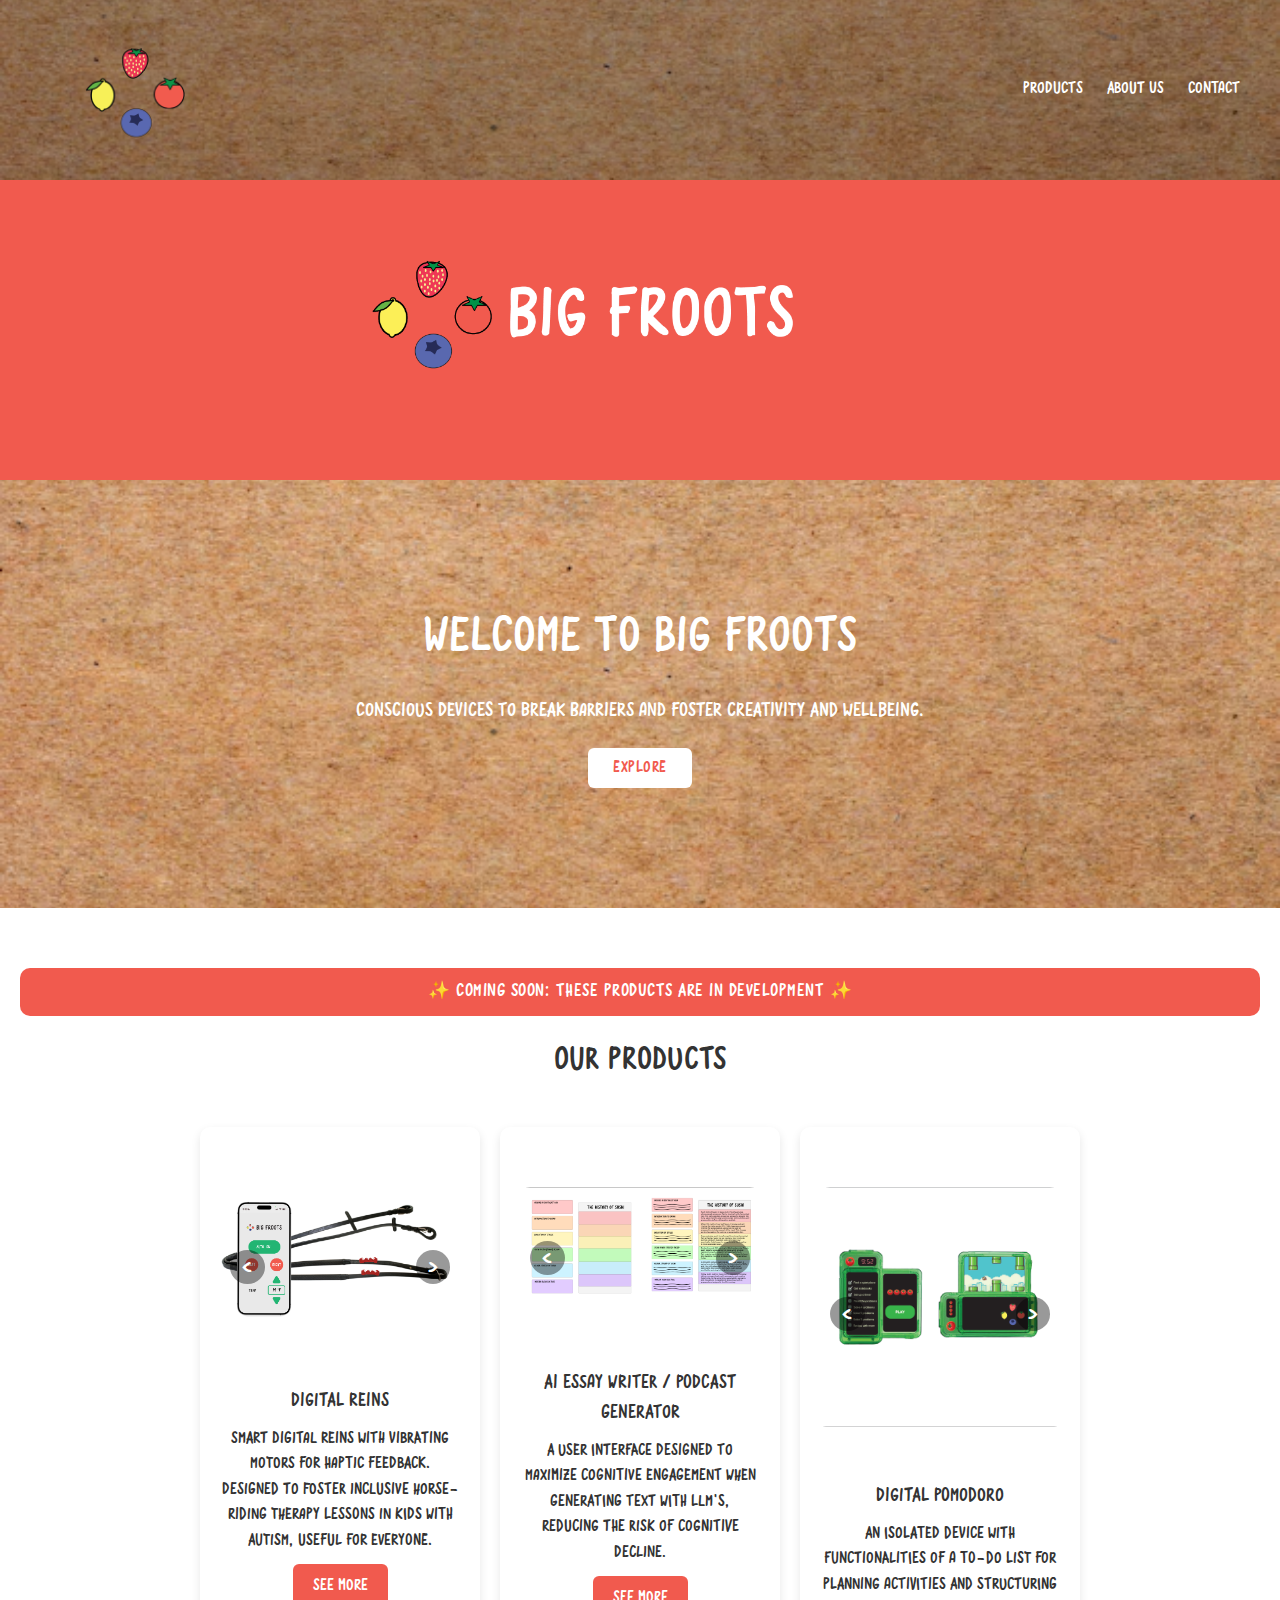
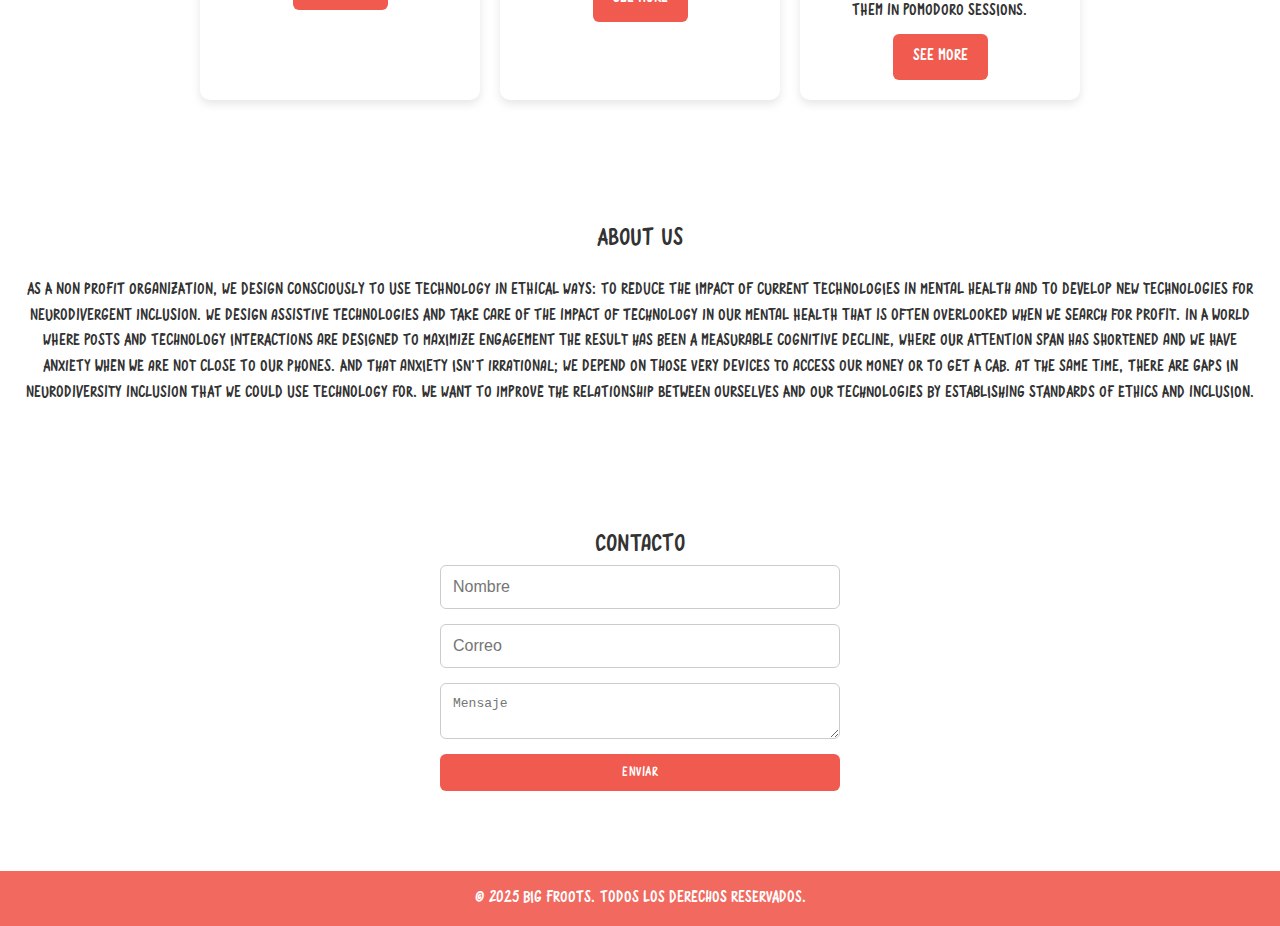
<file: index.html>
<!DOCTYPE html>
<html lang="es">
<head>
  <meta charset="UTF-8">
  <meta name="viewport" content="width=device-width, initial-scale=1.0">
  <title>Big Froots - Juguetes Digitales</title>
  <link rel="stylesheet" href="style.css">
</head>
<body>
  <!-- Navbar -->
  <header class="navbar">
    <img src="assets/logo-fruta.png" alt="Big Froots Logo" class="logo">
    <nav>
      <a href="#productos">Products</a>
      <a href="#nosotros">About Us</a>
      <a href="#contacto">Contact</a>
    </nav>
  </header>
<!-- Banner superior solo con logo -->
<section class="logo-banner">
    <img src="assets/logo-80.png" alt="Big Froots Logo">
  </section>
  
  <!-- Hero -->
  <section class="hero">
    <h1>Welcome to Big Froots</h1>
    <p> Conscious devices to break barriers and foster creativity and wellbeing.</p>
    <button onclick="scrollToSection('productos')">Explore</button>
  </section>

  <!-- Productos -->
  <section id="productos" class="productos">
    <div class="proximamente-bar">
        <p>✨ Coming soon: These products are in development ✨</p>
    </div>
    <h2>Our Products</h2>
    <div class="grid">
        <div class="card">
            <div class="carousel">
              <img src="assets/smart-reins-1.png" alt="Producto 1" class="active">
              <img src="assets/reins-opacity.png" alt="Producto 1 - Vista 2" class="active">
              <img src="assets/reins-screen-horse.png" alt="Producto 1 - Vista 3" class="active">
              <button class="prev">‹</button>
              <button class="next">›</button>
            </div>
            <h3>Digital reins</h3>
            <p>Smart digital reins with vibrating motors for haptic feedback. Designed to foster inclusive horse-riding therapy lessons in kids with autism, useful for everyone. </p>
            <a href="producto1.html" class="btn">See more</a>
          </div>
          
          <div class="card">
            <div class="carousel">
              <img src="assets/history-of-sushi.png" alt="Producto 2" class="active">
              <img src="assets/history-of-sushi-2.png" alt="Producto 2 - Vista 2" class="active">
              <img src="assets/screenshot-essay-writer.png" alt="Producto 2 - Vista 3" class="active">
              <button class="prev">‹</button>
              <button class="next">›</button>
            </div>
            <h3>AI Essay Writer / Podcast Generator</h3>
            <p>A user interface designed to maximize cognitive engagement when generating text with LLM's, reducing the risk of cognitive decline.</p>
            <a href="producto2.html" class="btn">See more</a>
          </div>
          
          <div class="card">
            <div class="carousel">
              <img src="assets/pomodoro.png" alt="Producto 3" class="active">
              <img src="assets/pomodoro-closeup.png" alt="Producto 3 - Vista 2" class="active">
              <button class="prev">‹</button>
              <button class="next">›</button>
            </div>
            <h3>Digital Pomodoro</h3>
            <p>An isolated device with functionalities of a to-do list for planning activities and structuring them in pomodoro sessions.</p>
            <a href="producto3.html" class="btn">See more</a>
          </div>
          
    </div>
  </section>
  

  <!-- Nosotros -->
  <section id="nosotros" class="nosotros">
    <h2>About us</h2>
    <p>As a non profit organization, we design consciously to use technology in ethical ways: to reduce the impact of current technologies in mental health and to develop new technologies for neurodivergent inclusion. 
        We design assistive technologies and take care of the impact of technology in our mental health that is often overlooked when we search for profit. 
        In a world where posts and technology interactions are designed to maximize engagement the result has been a measurable cognitive decline, where our attention span has shortened and we have anxiety when we are not close to our phones. And that anxiety isn’t irrational; we depend on those very devices to access our money or to get a cab. 
        At the same time, there are gaps in neurodiversity inclusion that we could use technology for.
        We want to improve the relationship between ourselves and our technologies by establishing standards of ethics and inclusion.</p>
  </section>

  <!-- Contacto -->
  <section id="contacto" class="contacto">
    <h2>Contacto</h2>
    <form>
      <input type="text" placeholder="Nombre" required>
      <input type="email" placeholder="Correo" required>
      <textarea placeholder="Mensaje" required></textarea>
      <button type="submit">Enviar</button>
    </form>
  </section>

  <!-- Footer -->
  <footer>
    <p>© 2025 Big Froots. Todos los derechos reservados.</p>
  </footer>

  <script src="script.js"></script>
</body>
</html>
</file>
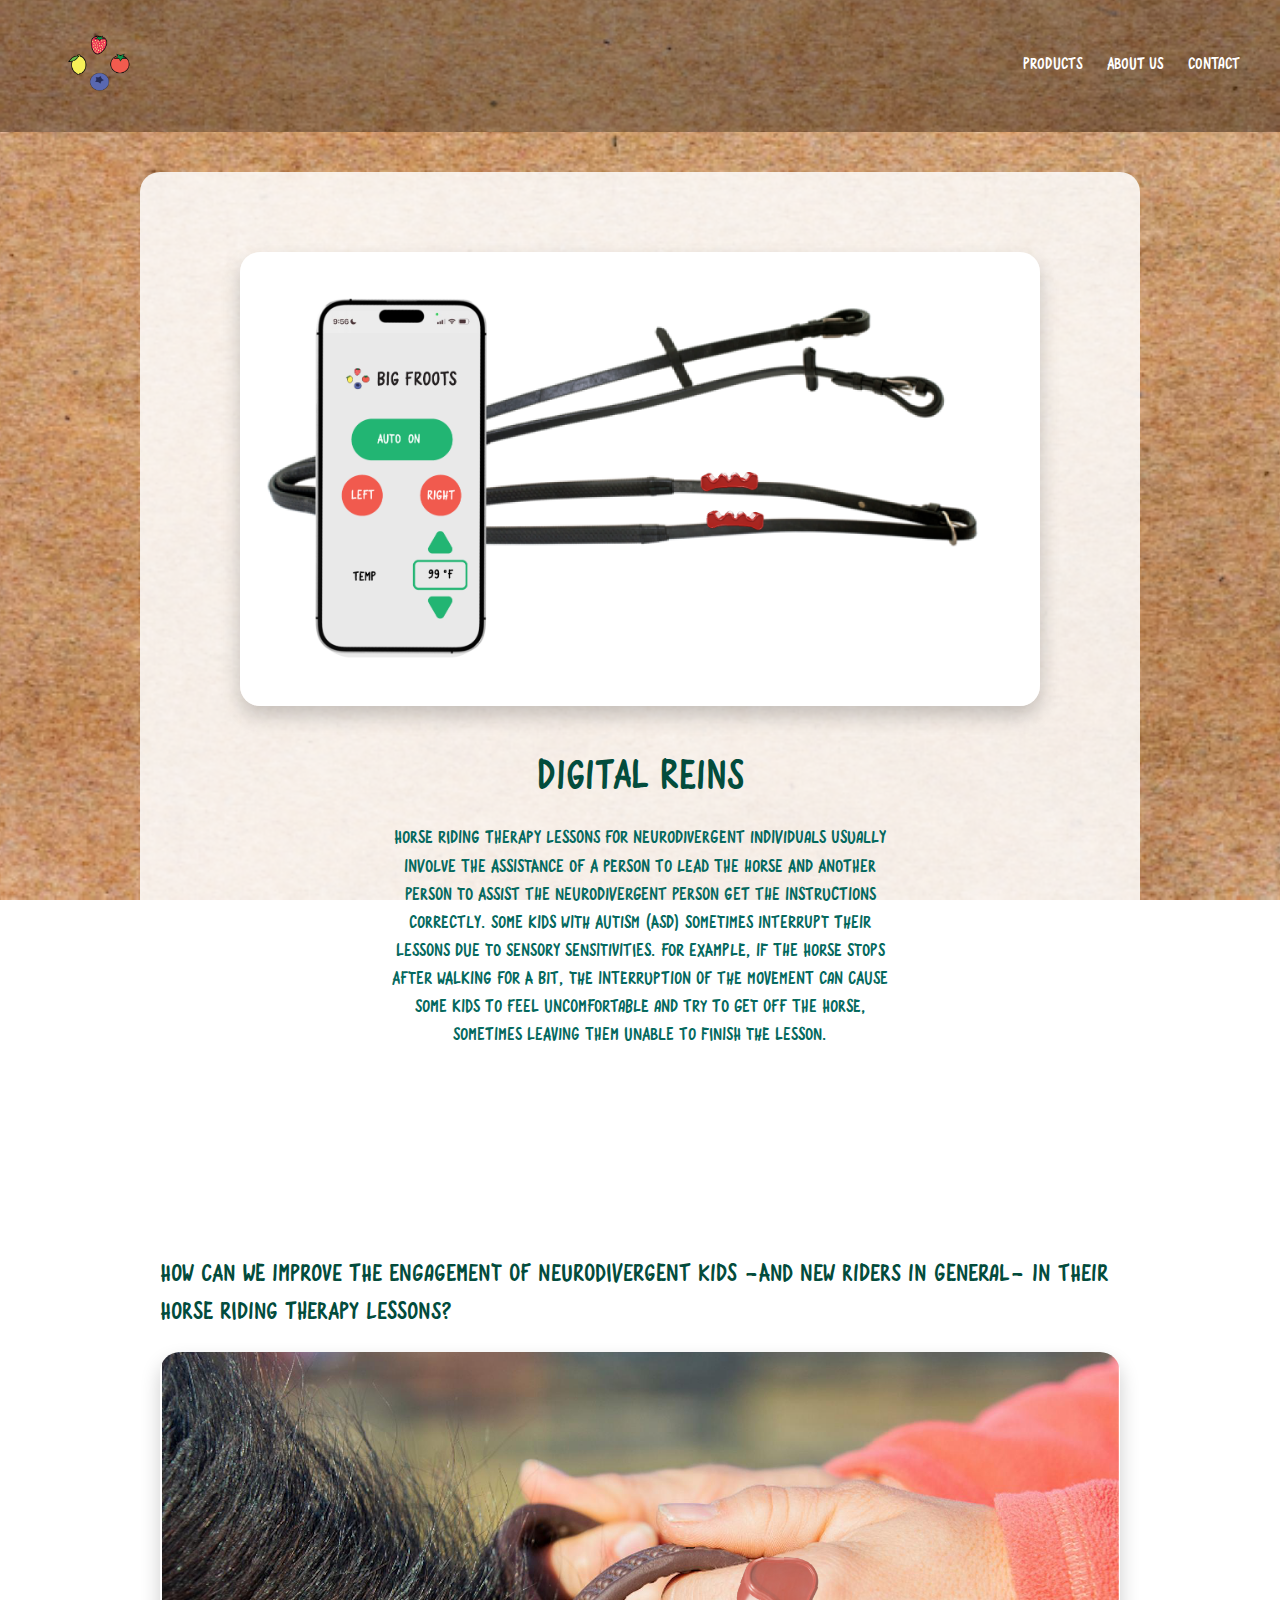
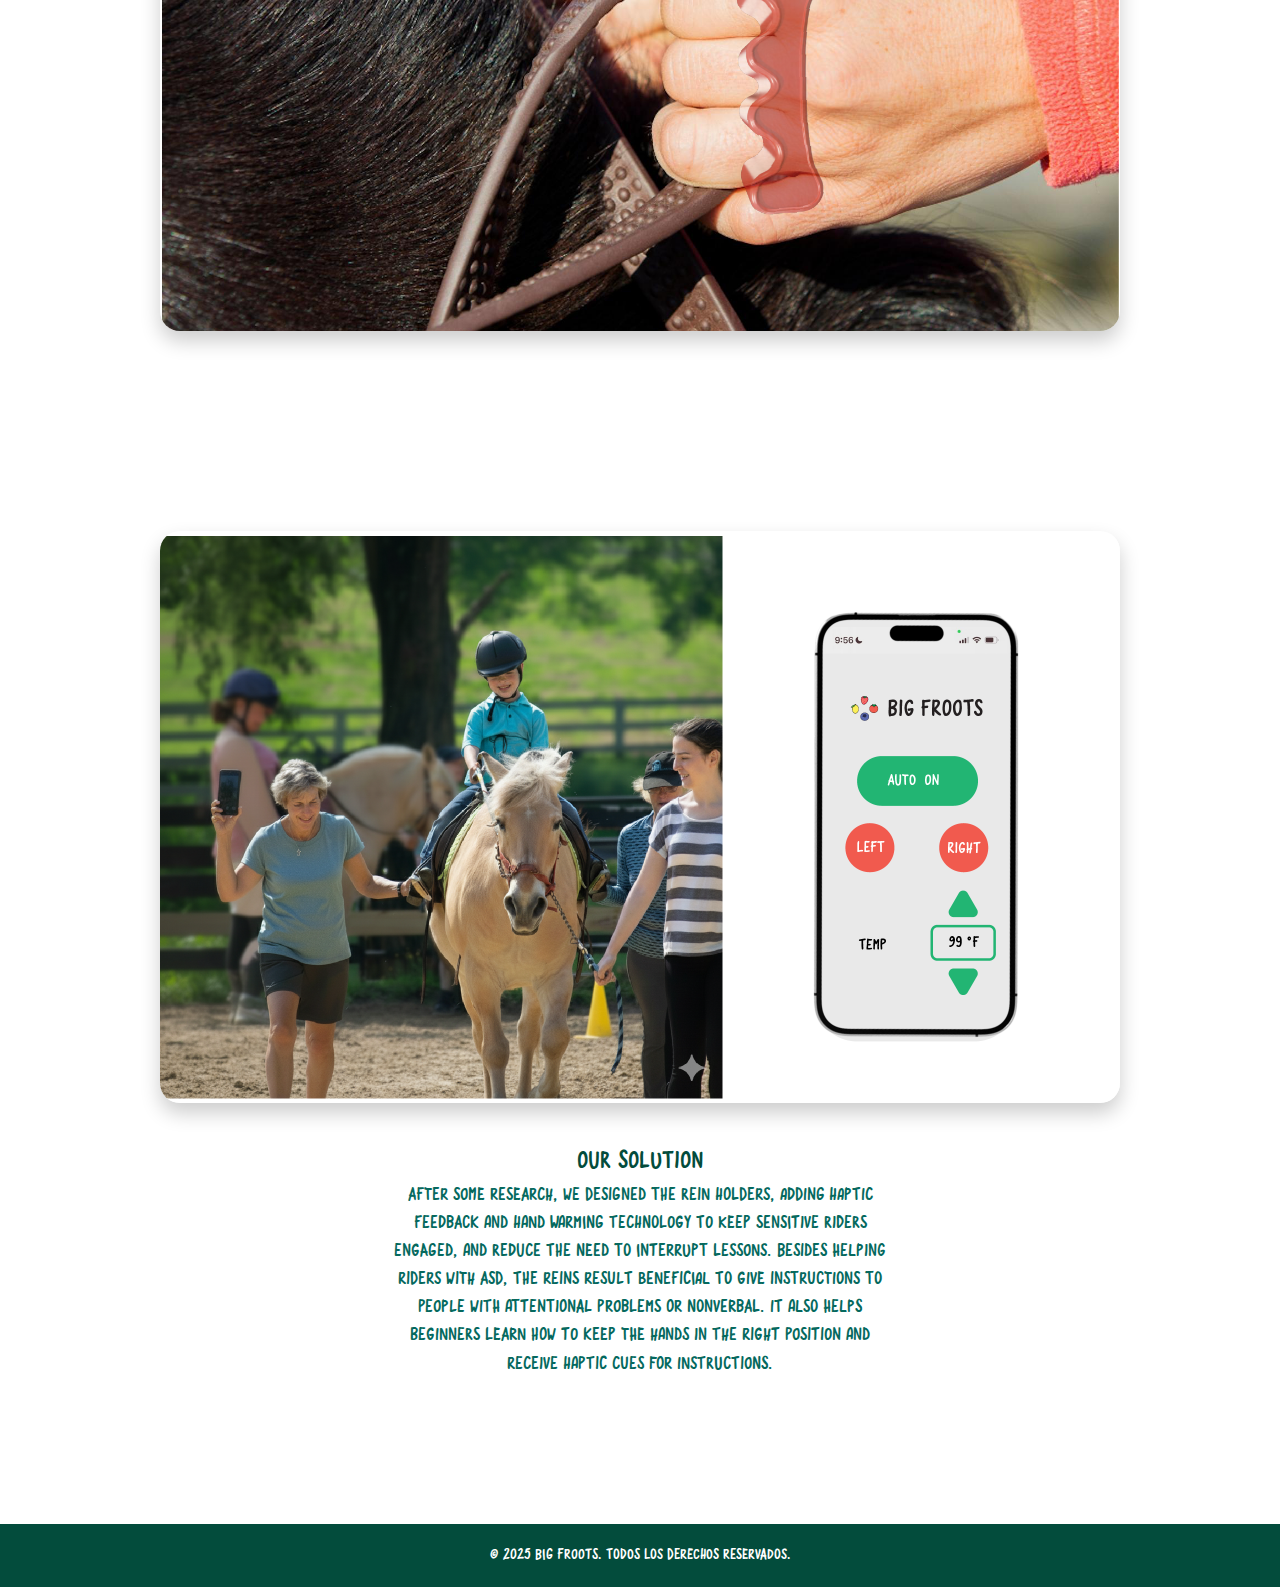
<file: producto1.html>
<!DOCTYPE html>
<html lang="es">
<head>
  <meta charset="UTF-8">
  <meta name="viewport" content="width=device-width, initial-scale=1.0">
  <title>Digital Reins</title>
  <link rel="stylesheet" href="style.css">
  <style>
    /* Registrar la fuente */
    @font-face {
      font-family: 'QuadernoBold';
      src: url("assets/quaderno_bold.otf") format("opentype");
      font-weight: normal;
      font-style: normal;
    }

    /* General reset */
    * {
      margin: 0;
      padding: 0;
      box-sizing: border-box;
    }

    body {
      background: url("assets/background.jpg") no-repeat center center fixed;
      background-size: cover;
      color: #034c3c;
      line-height: 1.6;
      font-family: 'QuadernoBold', Arial, sans-serif; /* fuente aplicada */
    }

    /* Navbar (igual que index.html) */
    .navbar {
      display: flex;
      justify-content: space-between;
      align-items: center;
      padding: 15px 40px;
      background: url("assets/background.jpg") no-repeat center center;
      background-size: cover;
      position: sticky;
      top: 0;
      z-index: 1000;
    }

    .navbar::before {
      content: "";
      position: absolute;
      inset: 0;
      background-color: rgba(0,0,0,0.3);
      z-index: 0;
    }

    .navbar img,
    .navbar nav,
    .navbar nav a {
      position: relative;
      z-index: 1;
      color: white;
    }

    .navbar .logo {
      width: 120px;
      height: auto; 
      transition: transform 0.3s;
    }

    .navbar .logo:hover {
      transform: scale(1.1);
    }

    nav a {
      margin-left: 25px;
      text-decoration: none;
      color: #fff;
      font-weight: 600;
      transition: color 0.3s;
    }

    nav a:hover {
      color: #fcd34d;
    }

    /* Hero Producto */
    .hero-producto {
      display: flex;
      flex-wrap: wrap;
      align-items: center;
      justify-content: center;
      padding: 60px 20px;
      background: rgba(255,255,255,0.85);
      border-radius: 20px;
      margin: 40px auto;
      max-width: 1000px;
    }

    .hero-producto .froot-image {
    max-width: 800px; /* antes 400px */
    width: 100%;
    border-radius: 20px;
    margin: 20px;
    box-shadow: 0 10px 20px rgba(0,0,0,0.2);
    }

    .hero-producto img {
      max-width: 600px;
      max-width: 100%;
      height: auto;
      width: 100%;
      border-radius: 20px;
      margin: 20px;
      box-shadow: 0 10px 20px rgba(0,0,0,0.2);
    }

    .hero-producto div {
      max-width: 500px;
      margin: 20px;
      text-align: center;
    }

    .hero-producto h1 {
      font-size: 2.5rem;
      margin-bottom: 15px;
      color: #034c3c;
      font-family: 'QuadernoBold', Arial, sans-serif; /* fuente aplicada */
    }

    .hero-producto p {
      font-size: 1.1rem;
      margin-bottom: 25px;
      color: #05695e;
    }

    .hero-producto button {
      padding: 15px 30px;
      font-size: 1rem;
      border: none;
      border-radius: 50px;
      background-color: #02a488;
      color: #fff;
      cursor: pointer;
      transition: background-color 0.3s, transform 0.2s;
      font-family: 'QuadernoBold', Arial, sans-serif; /* fuente en botón */
    }

    .hero-producto button:hover {
      background-color: #045c3f;
      transform: scale(1.05);
    }

    /* Features */
    .features {
      padding: 60px 20px;
      text-align: center;
      background: rgba(255,255,255,0.85);
      border-radius: 20px;
      max-width: 900px;
      margin: 40px auto;
    }

    .features h2 {
      font-size: 2rem;
      margin-bottom: 30px;
      color: #034c3c;
      font-family: 'QuadernoBold', Arial, sans-serif; /* fuente aplicada */
    }

    .features ul {
      list-style: none;
    }

    .features li {
      font-size: 1.2rem;
      margin-bottom: 15px;
      padding-left: 25px;
      position: relative;
      text-align: left;
    }

    .features li::before {
      content: "✔";
      position: absolute;
      left: 0;
      color: #02a488;
      font-weight: bold;
    }

    /* Imagen destacada entre producto y características */
.imagen-destacada {
  display: flex;
  justify-content: center;
  align-items: center;
  background: rgba(255, 255, 255, 0.85);
  border-radius: 20px;
  margin: 40px auto;
  max-width: 900px;
  padding: 40px;
}

.imagen-destacada img {
  max-width: 100%;
  height: auto;
  border-radius: 15px;
}


    /* Footer */
    footer {
      padding: 20px;
      text-align: center;
      background-color: #034c3c;
      color: #fff;
      font-size: 0.9rem;
      margin-top: 40px;
      font-family: 'QuadernoBold', Arial, sans-serif;
    }

    @media(max-width:768px){
      .hero-producto {
        flex-direction: column;
      }
    }
  </style>
</head>
<body>

  <!-- Navbar -->
  <header class="navbar">
    <a href="index.html"><img src="assets/logo-fruta.png" alt="Big Froots Logo" class="logo"></a>
    <nav>
      <a href="index.html#productos">Products</a>
      <a href="index.html#nosotros">About Us</a>
      <a href="index.html#contacto">Contact</a>
    </nav>
  </header>

<!-- Hero Producto -->
<section class="hero-producto">
    <img src="assets/smart-reins-1.png" alt="Froot Clock" class="froot-image">
    <div>
      <h1>Digital Reins</h1>
      <p>Horse riding therapy lessons for neurodivergent individuals usually involve the assistance of a person to lead the horse and another person to assist the neurodivergent person get the instructions correctly. Some kids with autism (ASD) sometimes interrupt their lessons due to sensory sensitivities. For example, if the horse stops after walking for a bit, the interruption of the movement can cause some kids to feel uncomfortable and try to get off the horse, sometimes leaving them unable to finish the lesson. </p>
    </div>
  </section>
  
  <!-- Nueva sección con reins-opacity -->
  <section class="hero-producto">
    <h2>How can we improve the engagement of neurodivergent kids –and new riders in general–  in their horse riding therapy lessons? </h2>
    <img src="assets/reins-opacity.png" alt="Reins Opacity">
  </section>

  <section class="hero-producto">
    <img src="assets/reins-screen-horse.png" alt="Reins Opacity">
    <div><h2>Our solution</h2>
      <p>After some research, we designed the rein holders, adding haptic feedback and hand warming technology to keep sensitive riders engaged, and reduce the need to interrupt lessons. Besides helping riders with ASD, the reins result beneficial to give instructions to people with attentional problems or nonverbal. It also helps beginners learn how to keep the hands in the right position and receive haptic cues for instructions. 
        </p>
      
    </div>
  </section>
  

  

  <!-- Footer -->
  <footer>
    <p>© 2025 Big Froots. Todos los derechos reservados.</p>
  </footer>

</body>
</html>
</file>
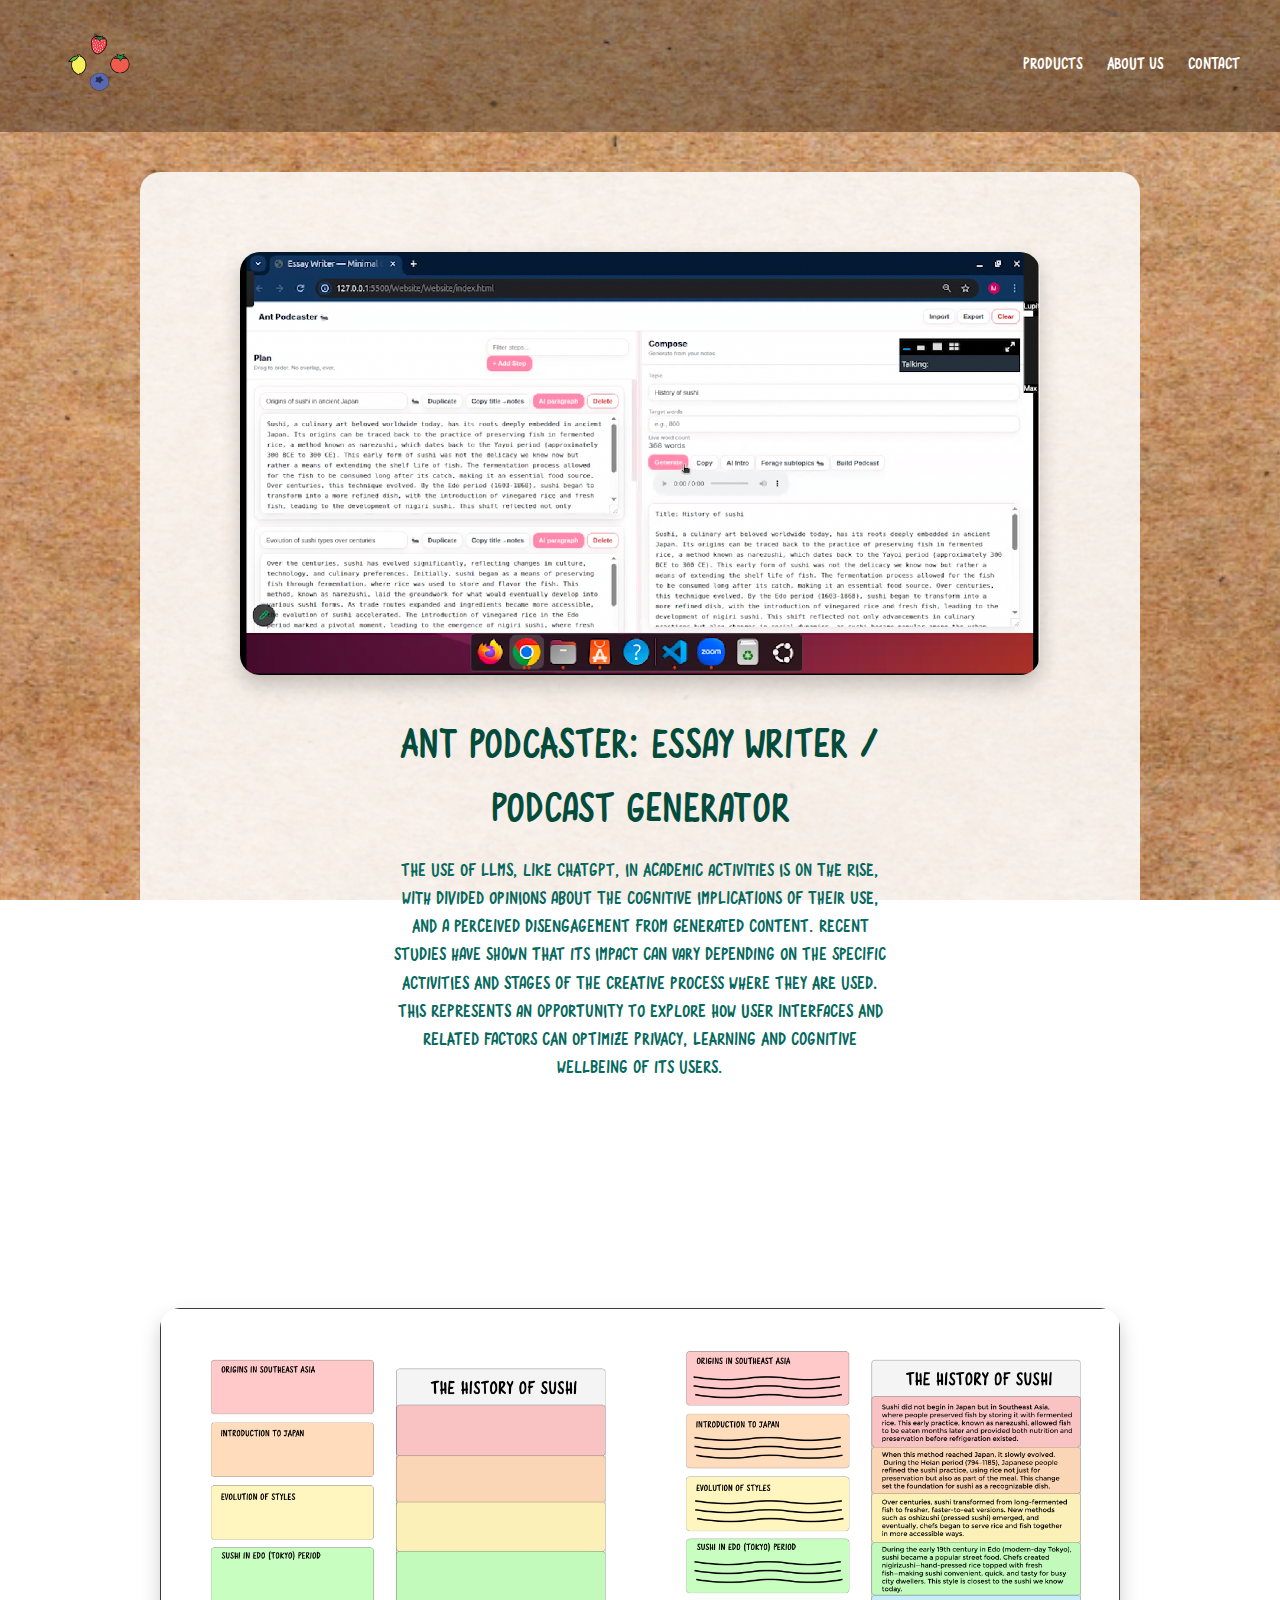
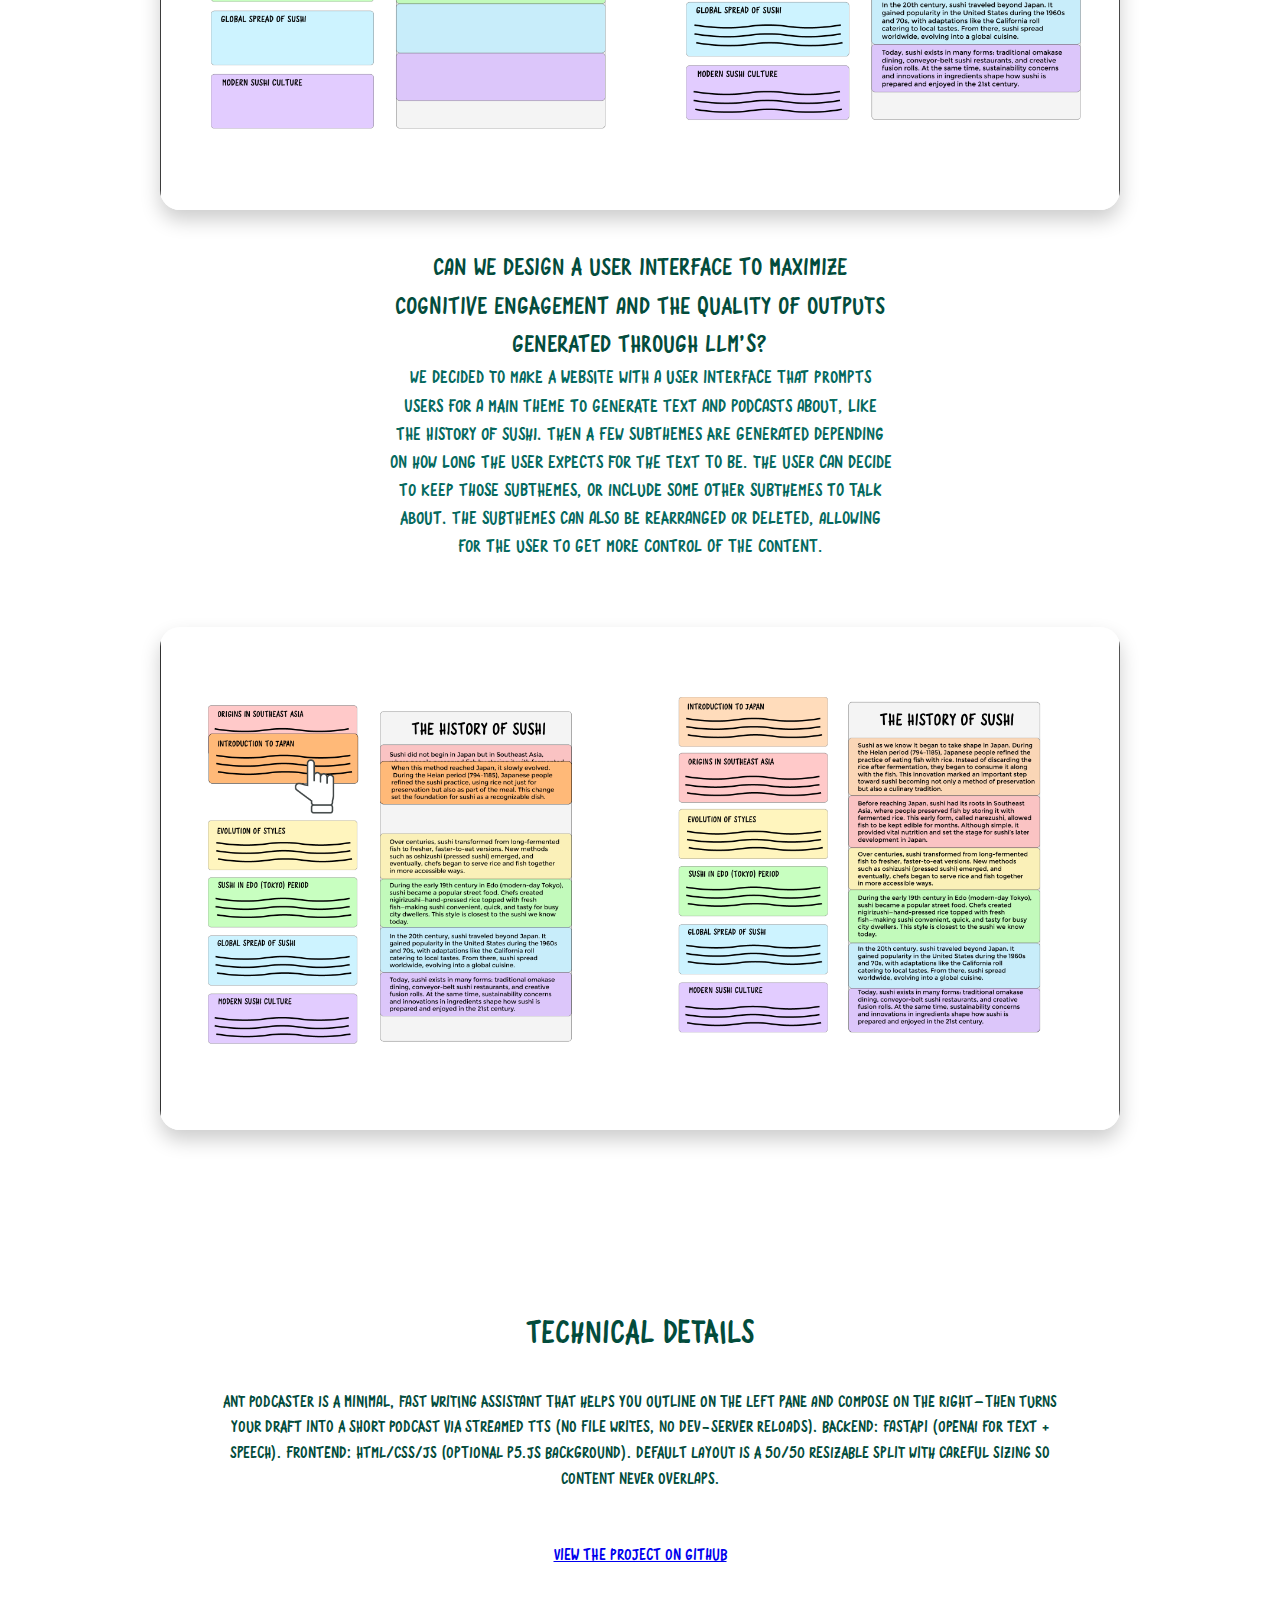
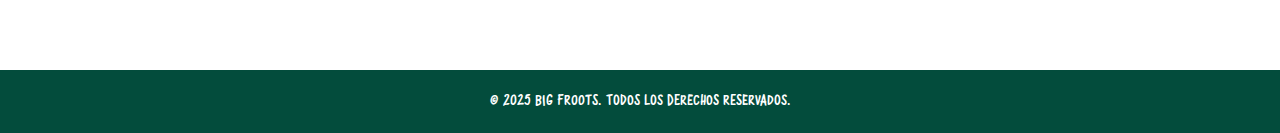
<file: producto2.html>
<!DOCTYPE html>
<html lang="es">
<head>
  <meta charset="UTF-8">
  <meta name="viewport" content="width=device-width, initial-scale=1.0">
  <title>Essay Writer / Podcast Generator</title>
  <link rel="stylesheet" href="style.css">
  <style>
    /* Registrar la fuente */
    @font-face {
      font-family: 'QuadernoBold';
      src: url("assets/quaderno_bold.otf") format("opentype");
      font-weight: normal;
      font-style: normal;
    }

    /* General reset */
    * {
      margin: 0;
      padding: 0;
      box-sizing: border-box;
    }

    body {
      background: url("assets/background.jpg") no-repeat center center fixed;
      background-size: cover;
      color: #034c3c;
      line-height: 1.6;
      font-family: 'QuadernoBold', Arial, sans-serif; /* fuente aplicada */
    }

    /* Navbar (igual que index.html) */
    .navbar {
      display: flex;
      justify-content: space-between;
      align-items: center;
      padding: 15px 40px;
      background: url("assets/background.jpg") no-repeat center center;
      background-size: cover;
      position: sticky;
      top: 0;
      z-index: 1000;
    }

    .navbar::before {
      content: "";
      position: absolute;
      inset: 0;
      background-color: rgba(0,0,0,0.3);
      z-index: 0;
    }

    .navbar img,
    .navbar nav,
    .navbar nav a {
      position: relative;
      z-index: 1;
      color: white;
    }

    .navbar .logo {
      width: 120px;
      height: auto; 
      transition: transform 0.3s;
    }

    .navbar .logo:hover {
      transform: scale(1.1);
    }

    nav a {
      margin-left: 25px;
      text-decoration: none;
      color: #fff;
      font-weight: 600;
      transition: color 0.3s;
    }

    nav a:hover {
      color: #fcd34d;
    }

    /* Hero Producto */
    .hero-producto {
      display: flex;
      flex-wrap: wrap;
      align-items: center;
      justify-content: center;
      padding: 60px 20px;
      background: rgba(255,255,255,0.85);
      border-radius: 20px;
      margin: 40px auto;
      max-width: 1000px;
    }

    .hero-producto .froot-image {
    max-width: 800px; /* antes 400px */
    width: 100%;
    border-radius: 20px;
    margin: 20px;
    box-shadow: 0 10px 20px rgba(0,0,0,0.2);
    }

    .hero-producto img {
      max-width: 600px;
      max-width: 100%;
      height: auto;
      width: 100%;
      border-radius: 20px;
      margin: 20px;
      box-shadow: 0 10px 20px rgba(0,0,0,0.2);
    }

    .hero-producto div {
      max-width: 500px;
      margin: 20px;
      text-align: center;
    }

    .hero-producto h1 {
      font-size: 2.5rem;
      margin-bottom: 15px;
      color: #034c3c;
      font-family: 'QuadernoBold', Arial, sans-serif; /* fuente aplicada */
    }

    .hero-producto p {
      font-size: 1.1rem;
      margin-bottom: 25px;
      color: #05695e;
    }

    .hero-producto button {
      padding: 15px 30px;
      font-size: 1rem;
      border: none;
      border-radius: 50px;
      background-color: #02a488;
      color: #fff;
      cursor: pointer;
      transition: background-color 0.3s, transform 0.2s;
      font-family: 'QuadernoBold', Arial, sans-serif; /* fuente en botón */
    }

    .hero-producto button:hover {
      background-color: #045c3f;
      transform: scale(1.05);
    }

    /* Features */
    .features {
      padding: 60px 20px;
      text-align: center;
      background: rgba(255,255,255,0.85);
      border-radius: 20px;
      max-width: 900px;
      margin: 40px auto;
    }

    .features h2 {
      font-size: 2rem;
      margin-bottom: 30px;
      color: #034c3c;
      font-family: 'QuadernoBold', Arial, sans-serif; /* fuente aplicada */
    }

    .features ul {
      list-style: none;
    }

    .features li {
      font-size: 1.2rem;
      margin-bottom: 15px;
      padding-left: 25px;
      position: relative;
      text-align: left;
    }

    .features li::before {
      content: "✔";
      position: absolute;
      left: 0;
      color: #02a488;
      font-weight: bold;
    }

    /* Imagen destacada entre producto y características */
.imagen-destacada {
  display: flex;
  justify-content: center;
  align-items: center;
  background: rgba(255, 255, 255, 0.85);
  border-radius: 20px;
  margin: 40px auto;
  max-width: 900px;
  padding: 40px;
}

.imagen-destacada img {
  max-width: 100%;
  height: auto;
  border-radius: 15px;
}


    /* Footer */
    footer {
      padding: 20px;
      text-align: center;
      background-color: #034c3c;
      color: #fff;
      font-size: 0.9rem;
      margin-top: 40px;
      font-family: 'QuadernoBold', Arial, sans-serif;
    }

    @media(max-width:768px){
      .hero-producto {
        flex-direction: column;
      }
    }
  </style>
</head>
<body>

  <!-- Navbar -->
  <header class="navbar">
    <a href="index.html"><img src="assets/logo-fruta.png" alt="Big Froots Logo" class="logo"></a>
    <nav>
      <a href="index.html#productos">Products</a>
      <a href="index.html#nosotros">About Us</a>
      <a href="index.html#contacto">Contact</a>
    </nav>
  </header>

<!-- Hero Producto -->
<section class="hero-producto">
    <img src="assets/screenshot-essay-writer.png" alt="Froot Clock" class="froot-image">
    <div>
      <h1>Ant Podcaster: Essay Writer / Podcast Generator</h1>
      <p>The use of LLMs, like ChatGPT, in academic activities is on the rise, with divided opinions about 
        the cognitive implications of their use, and a perceived disengagement from generated content. 
        Recent studies have shown that its impact can vary depending on the specific activities and stages 
        of the creative process where they are used. This represents an opportunity to explore how user 
        interfaces and related factors can optimize privacy, learning and cognitive wellbeing of its users.</p>
    </div>
  </section>
  
  <!-- Nueva sección con reins-opacity -->
  <section class="hero-producto">
    <img src="assets/history-of-sushi.png" alt="Reins Opacity">
    <div>
      <h2>Can we design a user interface to maximize cognitive engagement and the quality  of outputs generated through LLM’s? </h2>
      <p>We decided to make a website with a user interface that prompts users for a main theme to generate
        text and podcasts about, like the history of sushi. Then a few subthemes are generated depending on 
        how long the user expects for the text to be. The user can decide to keep those subthemes, or include 
        some other subthemes to talk about. The subthemes can also be rearranged or deleted, allowing for 
        the user to get more control of the content.  </p>
    </div>
    <img src="assets/history-of-sushi-2.png" alt="Reins Opacity">
  </section>

  
  <!-- Características -->
  <section class="features">
    <div><h2>Technical Details</h2>
      <p>Ant Podcaster is a minimal, fast writing assistant that helps you outline on the left pane 
        and compose on the right—then turns your draft into a short podcast via streamed TTS (no file 
        writes, no dev-server reloads).
        Backend: FastAPI (OpenAI for text + speech). Frontend: HTML/CSS/JS (optional p5.js background). 
        Default layout is a 50/50 resizable split with careful sizing so content never overlaps.</p>
        <br><br>
      <a href="https://github.com/maximilianobarajas/AntPodcast" target="_blank">
        View the project on GitHub
      </a>
    </div>
  </section>
  

  <!-- Footer -->
  <footer>
    <p>© 2025 Big Froots. Todos los derechos reservados.</p>
  </footer>

</body>
</html>
</file>
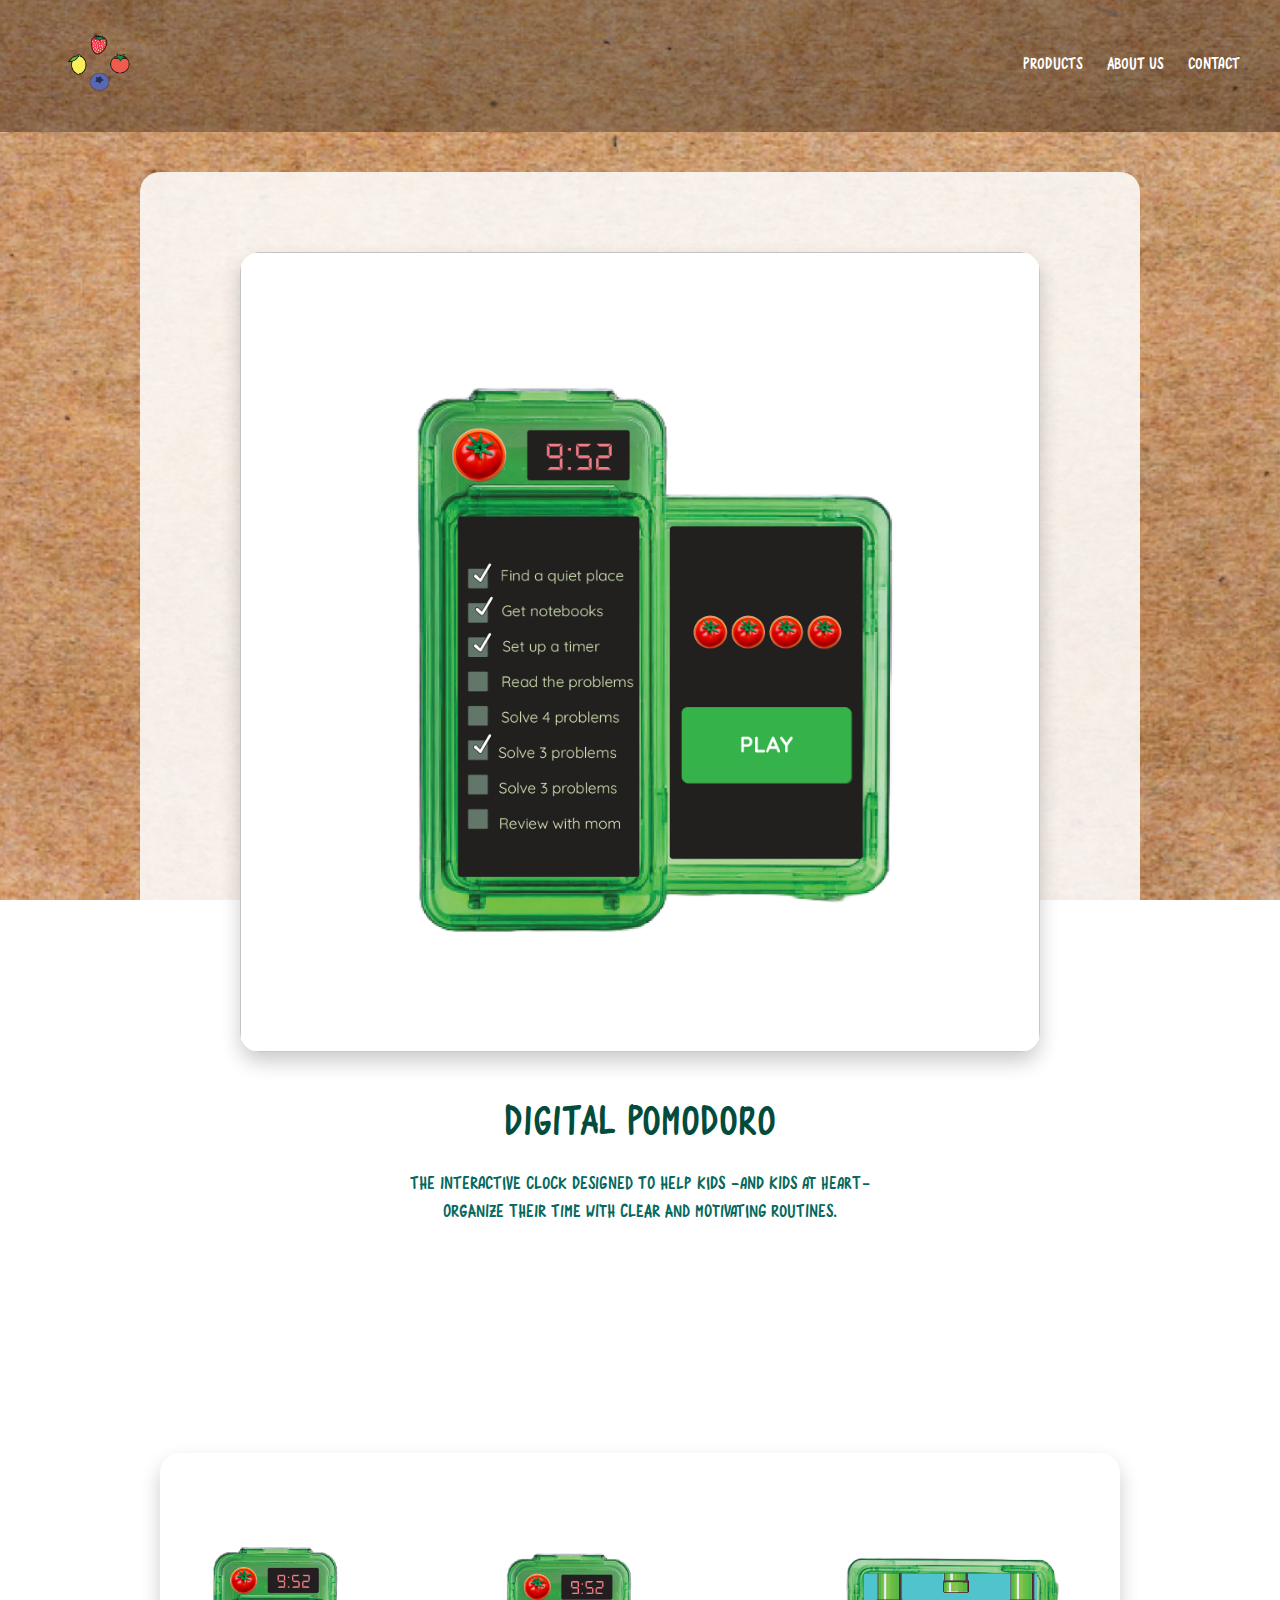
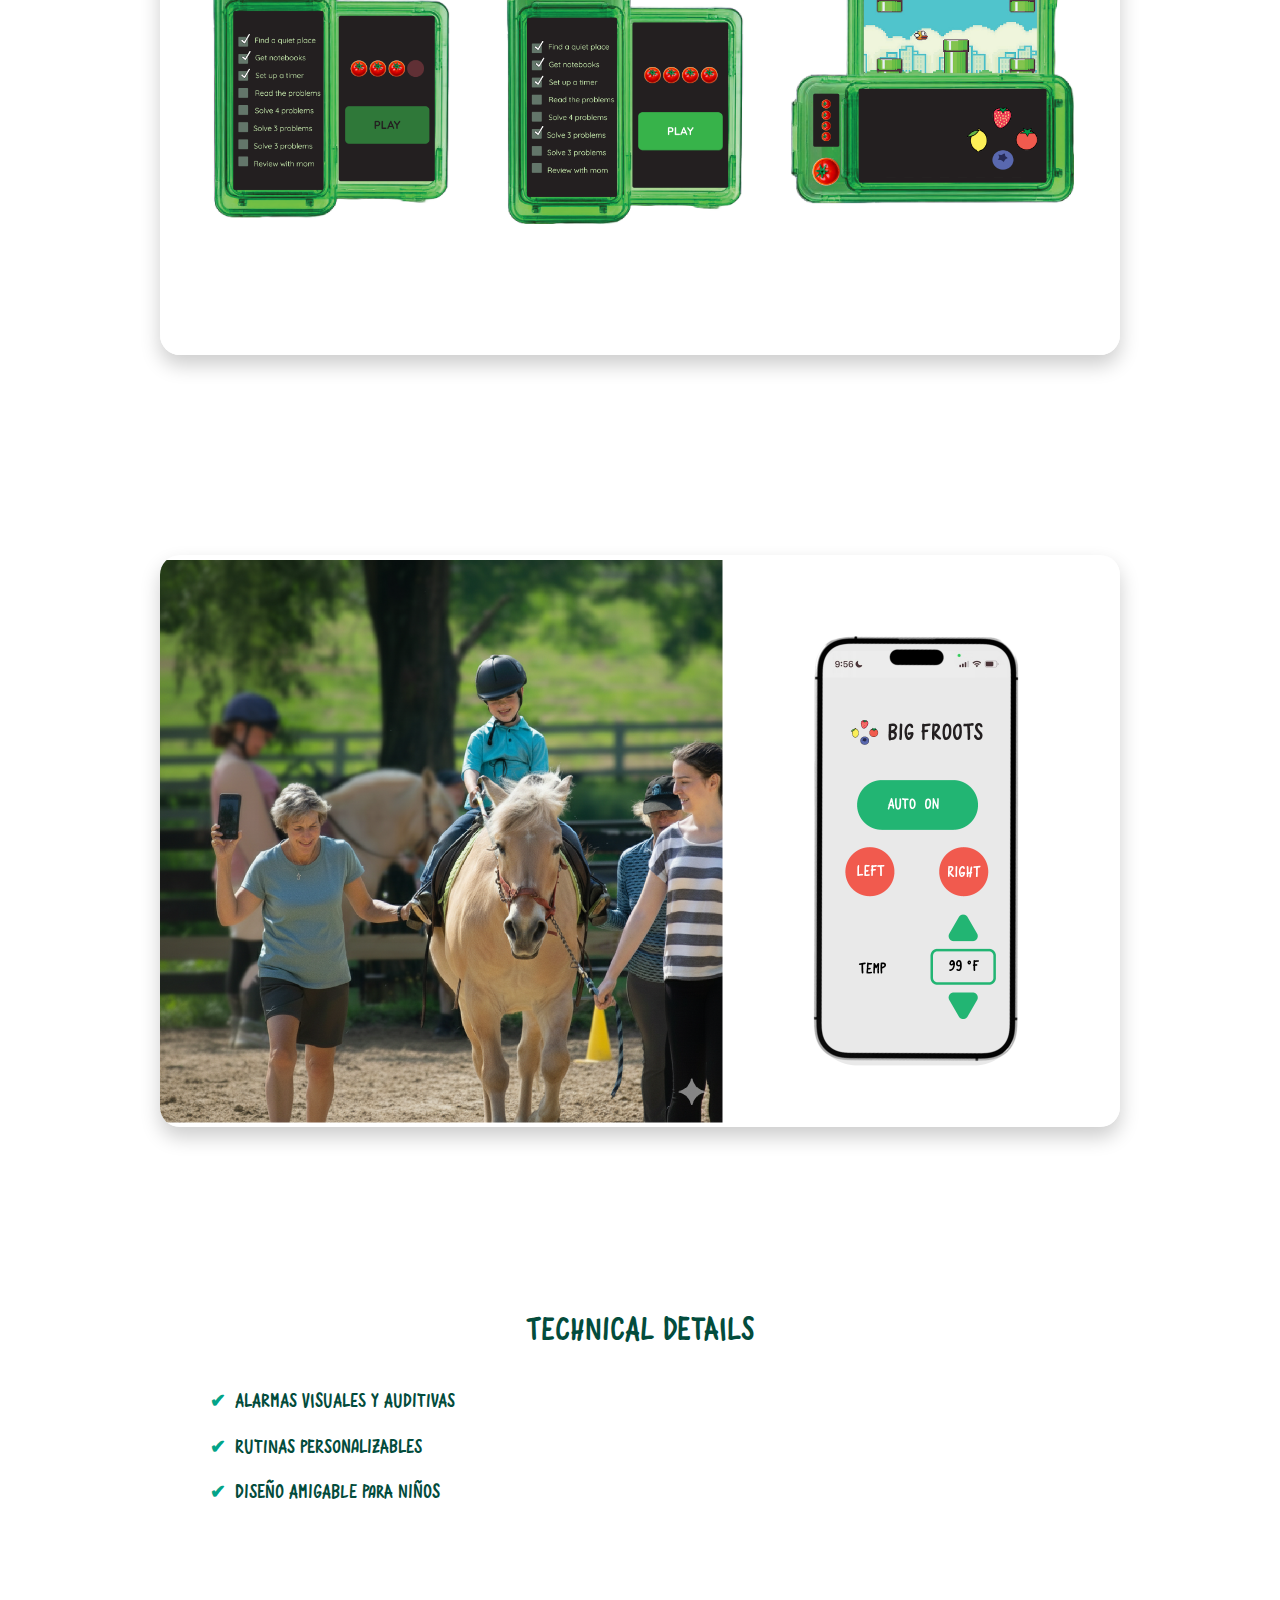
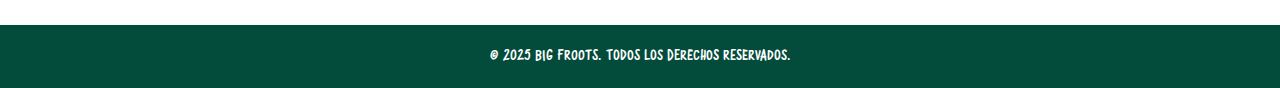
<file: producto3.html>
<!DOCTYPE html>
<html lang="es">
<head>
  <meta charset="UTF-8">
  <meta name="viewport" content="width=device-width, initial-scale=1.0">
  <title>Digital Pomodoro- Big Froots</title>
  <link rel="stylesheet" href="style.css">
  <style>
    /* Registrar la fuente */
    @font-face {
      font-family: 'QuadernoBold';
      src: url("assets/quaderno_bold.otf") format("opentype");
      font-weight: normal;
      font-style: normal;
    }

    /* General reset */
    * {
      margin: 0;
      padding: 0;
      box-sizing: border-box;
    }

    body {
      background: url("assets/background.jpg") no-repeat center center fixed;
      background-size: cover;
      color: #034c3c;
      line-height: 1.6;
      font-family: 'QuadernoBold', Arial, sans-serif; /* fuente aplicada */
    }

    /* Navbar (igual que index.html) */
    .navbar {
      display: flex;
      justify-content: space-between;
      align-items: center;
      padding: 15px 40px;
      background: url("assets/background.jpg") no-repeat center center;
      background-size: cover;
      position: sticky;
      top: 0;
      z-index: 1000;
    }

    .navbar::before {
      content: "";
      position: absolute;
      inset: 0;
      background-color: rgba(0,0,0,0.3);
      z-index: 0;
    }

    .navbar img,
    .navbar nav,
    .navbar nav a {
      position: relative;
      z-index: 1;
      color: white;
    }

    .navbar .logo {
      width: 120px;
      height: auto; 
      transition: transform 0.3s;
    }

    .navbar .logo:hover {
      transform: scale(1.1);
    }

    nav a {
      margin-left: 25px;
      text-decoration: none;
      color: #fff;
      font-weight: 600;
      transition: color 0.3s;
    }

    nav a:hover {
      color: #fcd34d;
    }

    /* Hero Producto */
    .hero-producto {
      display: flex;
      flex-wrap: wrap;
      align-items: center;
      justify-content: center;
      padding: 60px 20px;
      background: rgba(255,255,255,0.85);
      border-radius: 20px;
      margin: 40px auto;
      max-width: 1000px;
    }

    .hero-producto .froot-image {
    max-width: 800px; /* antes 400px */
    width: 100%;
    border-radius: 20px;
    margin: 20px;
    box-shadow: 0 10px 20px rgba(0,0,0,0.2);
    }

    .hero-producto img {
      max-width: 600px;
      max-width: 100%;
      height: auto;
      width: 100%;
      border-radius: 20px;
      margin: 20px;
      box-shadow: 0 10px 20px rgba(0,0,0,0.2);
    }

    .hero-producto div {
      max-width: 500px;
      margin: 20px;
      text-align: center;
    }

    .hero-producto h1 {
      font-size: 2.5rem;
      margin-bottom: 15px;
      color: #034c3c;
      font-family: 'QuadernoBold', Arial, sans-serif; /* fuente aplicada */
    }

    .hero-producto p {
      font-size: 1.1rem;
      margin-bottom: 25px;
      color: #05695e;
    }

    .hero-producto button {
      padding: 15px 30px;
      font-size: 1rem;
      border: none;
      border-radius: 50px;
      background-color: #02a488;
      color: #fff;
      cursor: pointer;
      transition: background-color 0.3s, transform 0.2s;
      font-family: 'QuadernoBold', Arial, sans-serif; /* fuente en botón */
    }

    .hero-producto button:hover {
      background-color: #045c3f;
      transform: scale(1.05);
    }

    /* Features */
    .features {
      padding: 60px 20px;
      text-align: center;
      background: rgba(255,255,255,0.85);
      border-radius: 20px;
      max-width: 900px;
      margin: 40px auto;
    }

    .features h2 {
      font-size: 2rem;
      margin-bottom: 30px;
      color: #034c3c;
      font-family: 'QuadernoBold', Arial, sans-serif; /* fuente aplicada */
    }

    .features ul {
      list-style: none;
    }

    .features li {
      font-size: 1.2rem;
      margin-bottom: 15px;
      padding-left: 25px;
      position: relative;
      text-align: left;
    }

    .features li::before {
      content: "✔";
      position: absolute;
      left: 0;
      color: #02a488;
      font-weight: bold;
    }

    /* Imagen destacada entre producto y características */
.imagen-destacada {
  display: flex;
  justify-content: center;
  align-items: center;
  background: rgba(255, 255, 255, 0.85);
  border-radius: 20px;
  margin: 40px auto;
  max-width: 900px;
  padding: 40px;
}

.imagen-destacada img {
  max-width: 100%;
  height: auto;
  border-radius: 15px;
}


    /* Footer */
    footer {
      padding: 20px;
      text-align: center;
      background-color: #034c3c;
      color: #fff;
      font-size: 0.9rem;
      margin-top: 40px;
      font-family: 'QuadernoBold', Arial, sans-serif;
    }

    @media(max-width:768px){
      .hero-producto {
        flex-direction: column;
      }
    }
  </style>
</head>
<body>

  <!-- Navbar -->
  <header class="navbar">
    <a href="index.html"><img src="assets/logo-fruta.png" alt="Big Froots Logo" class="logo"></a>
    <nav>
      <a href="index.html#productos">Products</a>
      <a href="index.html#nosotros">About Us</a>
      <a href="index.html#contacto">Contact</a>
    </nav>
  </header>

<!-- Hero Producto -->
<section class="hero-producto">
    <img src="assets/pomodoro-closeup.png" alt="Digital Pomodoro" class="froot-image">
    <div>
      <h1>Digital Pomodoro</h1>
      <p>The interactive clock designed to help kids -and kids at heart- organize their time with clear and motivating routines.</p>
    </div>
  </section>
  
  <!-- Nueva sección con reins-opacity -->
  <section class="hero-producto">
    <img src="assets/pomodoro-1.png" alt="Reins Opacity">
  </section>

  <section class="hero-producto">
    <img src="assets/reins-screen-horse.png" alt="Reins Opacity">
  </section>
  
  <!-- Características -->
  <section class="features">
    <h2>Technical Details</h2>
    <ul>
      <li>Alarmas visuales y auditivas</li>
      <li>Rutinas personalizables</li>
      <li>Diseño amigable para niños</li>
    </ul>
  </section>
  

  <!-- Footer -->
  <footer>
    <p>© 2025 Big Froots. Todos los derechos reservados.</p>
  </footer>

</body>
</html>
</file>
<file: style.css>
/* Global */
body {
    margin: 0;
    font-family: 'Arial', sans-serif;
    background: url("assets/background.jpg") no-repeat center center fixed;
    background-size: cover; /* change to contain if it feels too close */
    color: #333;
  }
  
  /* Navbar */
  .navbar {
    display: flex;
    justify-content: space-between;
    align-items: center;
    padding: 15px 40px;
  
    /* Use background image instead of color */
    background: url("assets/background.jpg") no-repeat center center;
    background-size: cover; /* cover the entire navbar area */
    
    position: sticky;
    top: 0;
    z-index: 1000; /* make sure it stays above other content */
  }
  
  /* Optional: overlay so links remain readable */
  .navbar::before {
    content: "";
    position: absolute;
    inset: 0;
    background-color: rgba(0, 0, 0, 0.3); /* dark overlay */
    z-index: 0;
  }
  
  .navbar img {
    position: relative;
    z-index: 1;
    height: 180px; /* bigger logo */
  }

  .navbar nav,
  .navbar nav a {
    position: relative;
    z-index: 1; /* keep logo and links above overlay */
    color: white;
  }
  
  
  .navbar .logo {
    height: 150px;
  }
  
  .navbar nav a {
    color: white;
    text-decoration: none;
    margin-left: 20px;
    font-weight: bold;
  }
  
  .navbar nav a:hover {
    text-decoration: underline;
  }
  
  /* Hero */
  .hero {
    background-color: rgba(241, 90, 78, 0.85); /* #f15a4e with overlay */
    color: white;
    text-align: center;
    padding: 80px 20px;
  }
  
  .hero h1 {
    font-size: 2.5em;
    margin-bottom: 10px;
  }
  
  .hero p {
    font-size: 1.2em;
    margin-bottom: 20px;
  }
  
  .hero button {
    background-color: white;
    color: #f15a4e;
    border: none;
    padding: 12px 25px;
    border-radius: 6px;
    font-size: 1em;
    cursor: pointer;
    transition: 0.3s;
  }
  
  .hero button:hover {
    background-color: #333;
    color: white;
  }
  
  /* Productos */
  .productos {
    background-color: rgba(255, 255, 255, 0.85);
    padding: 60px 20px;
    text-align: center;
  }
  
  .productos h2 {
    margin-bottom: 40px;
    font-size: 2em;
  }
  
  .productos .grid {
    display: flex;
    gap: 20px;
    justify-content: center;
    flex-wrap: wrap;
  }
  
  .productos .card {
    background-color: white;
    border-radius: 10px;
    padding: 20px;
    width: 280px;
    box-shadow: 0 4px 10px rgba(0,0,0,0.1);
    text-align: center;
  }
  
  .productos .card img {
    max-width: 100%;
    border-radius: 6px;
    margin-bottom: 15px;
  }
  
  .productos .card h3 {
    margin-bottom: 10px;
  }
  
  .productos .btn {
    display: inline-block;
    margin-top: 10px;
    padding: 10px 20px;
    background-color: #f15a4e;
    color: white;
    border-radius: 6px;
    text-decoration: none;
    transition: 0.3s;
  }
  
  .productos .btn:hover {
    background-color: #333;
  }
  
  /* Nosotros */
  .nosotros {
    background-color: rgba(255, 255, 255, 0.85);
    padding: 60px 20px;
    text-align: center;
  }
  
  .nosotros h2 {
    margin-bottom: 20px;
  }
  
  /* Contacto */
  .contacto {
    background-color: rgba(255, 255, 255, 0.85);
    padding: 60px 20px;
    text-align: center;
  }
  
  .contacto form {
    max-width: 400px;
    margin: 0 auto;
    display: flex;
    flex-direction: column;
    gap: 15px;
  }
  
  .contacto input,
  .contacto textarea {
    padding: 12px;
    border: 1px solid #ccc;
    border-radius: 6px;
    font-size: 1em;
  }
  
  .contacto button {
    background-color: #f15a4e;
    color: white;
    border: none;
    padding: 12px;
    border-radius: 6px;
    cursor: pointer;
    transition: 0.3s;
  }
  
  .contacto button:hover {
    background-color: #333;
  }
  
  /* Footer */
  footer {
    background-color: rgba(241, 90, 78, 0.9);
    color: white;
    text-align: center;
    padding: 15px;
    margin-top: 20px;
  }
  
  /* Banner superior solo con logo */
.logo-banner {
    display: flex;
    justify-content: center;
    align-items: center;
    background: url("assets/background.jpg") no-repeat center center;
    background-size: cover;
    height: 300px; /* puedes ajustar la altura */
    position: relative;
  }
  
  .logo-banner::before {
    content: "";
    position: absolute;
    inset: 0;
    background-color: rgba(241, 90, 78, 1); /* overlay para visibilidad */
    z-index: 0;
  }
  
  .logo-banner img {
    position: relative;
    z-index: 1;
    height: 320px; /* logo grande */
  }
  
  /* Import custom font */
@font-face {
    font-family: 'QuadernoBold';
    src: url('assets/quaderno_bold.otf') format('opentype');
    font-weight: normal;
    font-style: normal;
  }
  
  /* Reset */
  * {
    margin: 0;
    padding: 0;
    box-sizing: border-box;
  }
  
  /* Global styles */
  body {
    font-family: 'QuadernoBold', sans-serif;
    background-color: #fff;
    color: #333;
    line-height: 1.6;
  }
  
  /* Navbar */
  .navbar {
    display: flex;
    justify-content: space-between;
    align-items: center;
    padding: 15px 40px;
    background: url('assets/background.jpg') no-repeat center center/cover;
    position: sticky;
    top: 0;
  }
  
  .navbar .logo img {
    height: 500px;
    width: auto;
  }
  
  .navbar ul {
    display: flex;
    list-style: none;
  }
  
  .navbar ul li {
    margin-left: 20px;
  }
  
  .navbar ul li a {
    text-decoration: none;
    color: white;
    font-weight: bold;
    transition: color 0.3s;
  }
  
  .navbar ul li a:hover {
    color: #ffd700;
  }
  
  /* Logo section */
  .logo-section {
    display: flex;
    justify-content: center;
    align-items: center;
    background-color: #f15a4e;
    padding: 80px 20px;
    text-align: center;
  }
  
  .logo-section img {
    max-width: 300px;
    height: auto;
  }
  
  /* Hero */
  .hero {
    background: url('assets/background.jpg') no-repeat center center/cover;
    color: white;
    text-align: center;
    padding: 120px 20px;
  }
  
  .hero h1 {
    font-size: 3rem;
    margin-bottom: 20px;
  }
  
  .hero p {
    font-size: 1.2rem;
  }
  
  /* Carousel */
  .carousel {
    display: flex;
    overflow: hidden;
    width: 100%;
    margin: 40px 0;
  }
  
  .carousel img {
    width: 100%;
    max-height: 400px;
    object-fit: cover;
    flex-shrink: 0;
    animation: slide 15s infinite;
  }
  
  @keyframes slide {
    0% { transform: translateX(0); }
    33% { transform: translateX(-100%); }
    66% { transform: translateX(-200%); }
    100% { transform: translateX(0); }
  }
  
  /* Products */
  .products {
    padding: 40px;
    background: #f9f9f9;
    text-align: center;
  }
  
  .products h2 {
    margin-bottom: 20px;
    font-size: 2rem;
  }
  
  .product-list {
    display: flex;
    justify-content: center;
    gap: 40px;
  }
  
  .product {
    background: white;
    padding: 20px;
    border-radius: 10px;
    box-shadow: 0 2px 8px rgba(0, 0, 0, 0.1);
    max-width: 300px;
  }
  
  .product img {
    max-width: 100%;
    border-radius: 8px;
  }
  
  .product h3 {
    margin: 15px 0;
    font-size: 1.5rem;
  }
  
  .product p {
    margin-bottom: 15px;
  }
  
  .product a {
    display: inline-block;
    padding: 10px 20px;
    background: #f15a4e;
    color: white;
    border-radius: 5px;
    text-decoration: none;
    transition: background 0.3s;
  }
  
  .product a:hover {
    background: #d94a3f;
  }

  /* Buttons with custom font */
button,
.product a,
.hero button,
form button {
  font-family: 'QuadernoBold', sans-serif;
  font-weight: normal;
  letter-spacing: 0.5px; /* optional, looks elegant */
}

/* Próximamente Bar */
.proximamente-bar {
    background: #f15a4e;
    color: #fff;
    text-align: center;
    padding: 10px 20px;
    margin-bottom: 20px;
    border-radius: 10px;
    font-family: 'QuadernoBold', sans-serif;
    font-size: 1.1rem;
    letter-spacing: 0.5px;
  }
  
  /* Carousel inside product cards */
.carousel {
    position: relative;
    overflow: hidden;
    border-radius: 10px;
  }
  
  .carousel img {
    width: 100%;
    display: none;
    border-radius: 10px;
  }
  
  .carousel img.active {
    display: block;
  }
  
  .carousel button {
    position: absolute;
    top: 50%;
    transform: translateY(-50%);
    background: rgba(0,0,0,0.4);
    color: #fff;
    border: none;
    font-size: 1.5rem;
    padding: 5px 10px;
    cursor: pointer;
    border-radius: 50%;
  }
  
  .carousel button.prev {
    left: 10px;
  }
  
  .carousel button.next {
    right: 10px;
  }
  
  .carousel button:hover {
    background: rgba(0,0,0,0.7);
  }
  
  /* Footer */
  .footer {
    background: #333;
    color: white;
    text-align: center;
    padding: 20px;
  }
</file>
